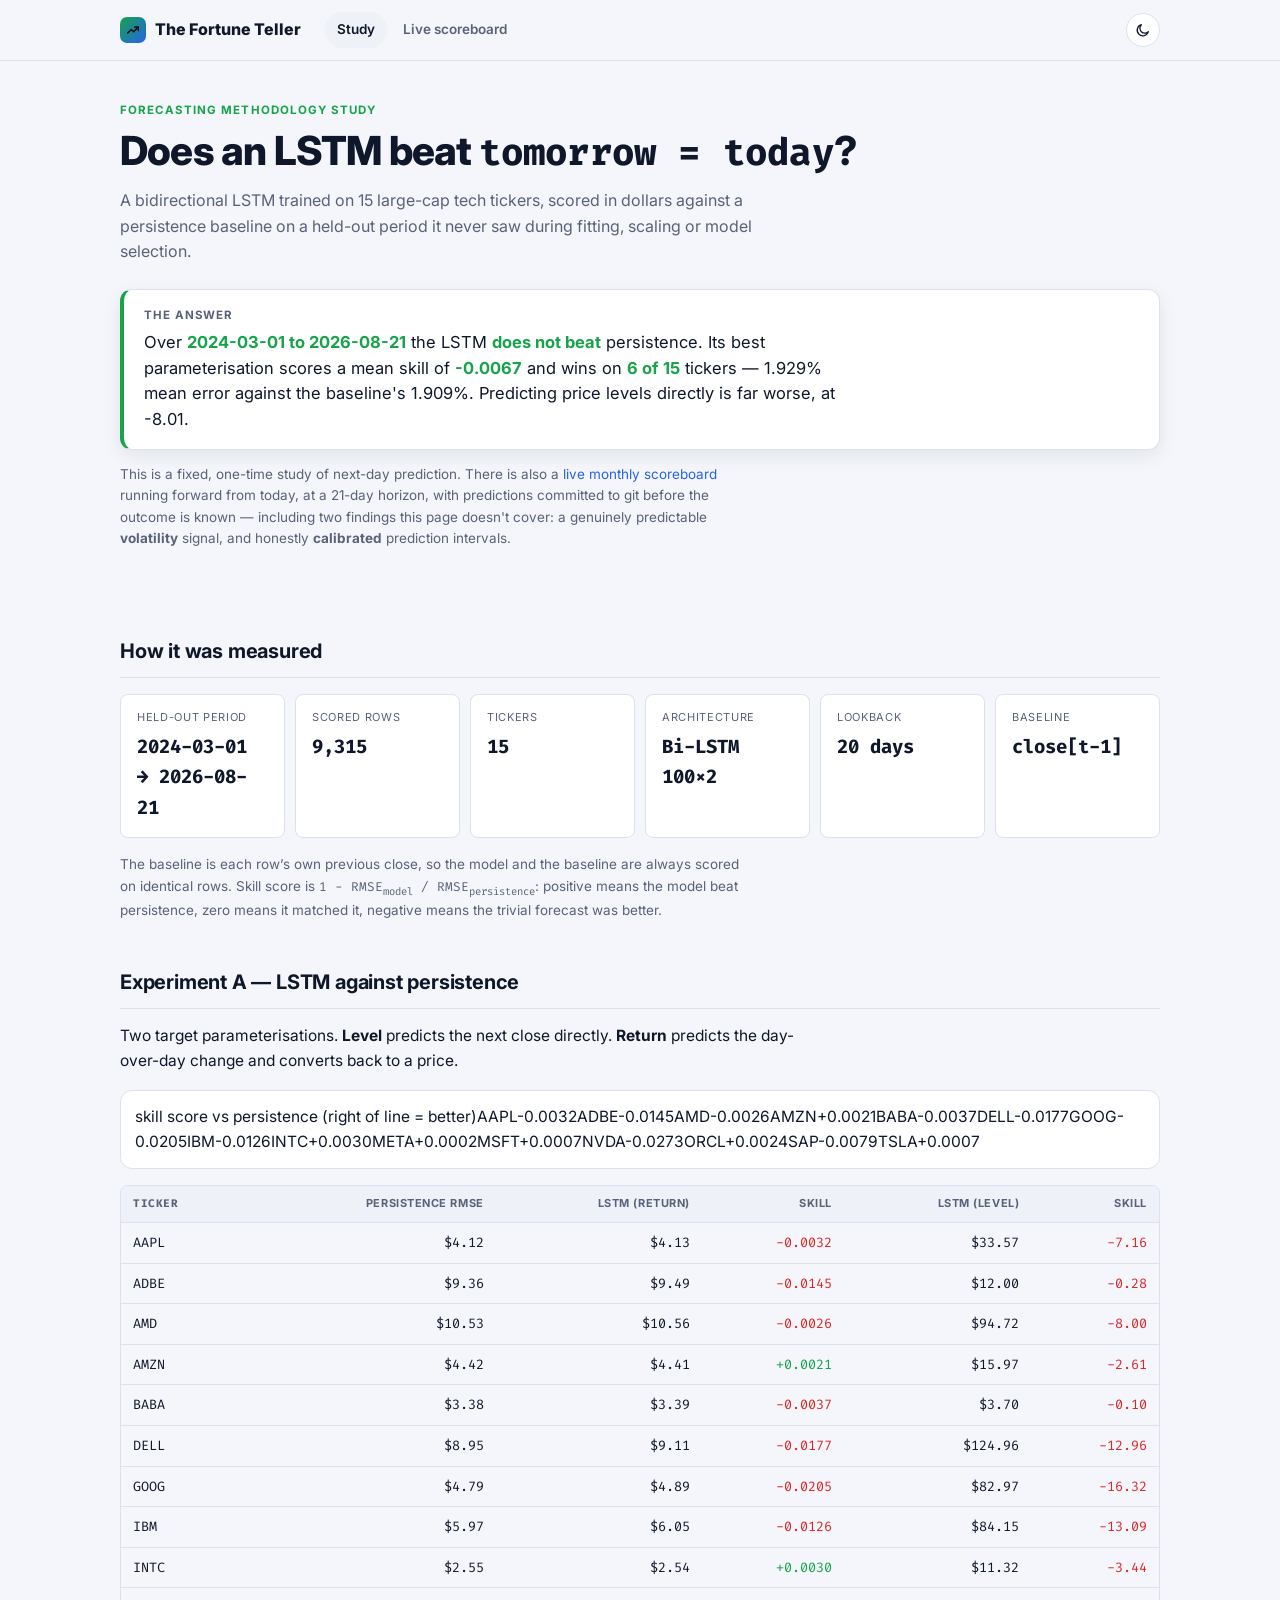
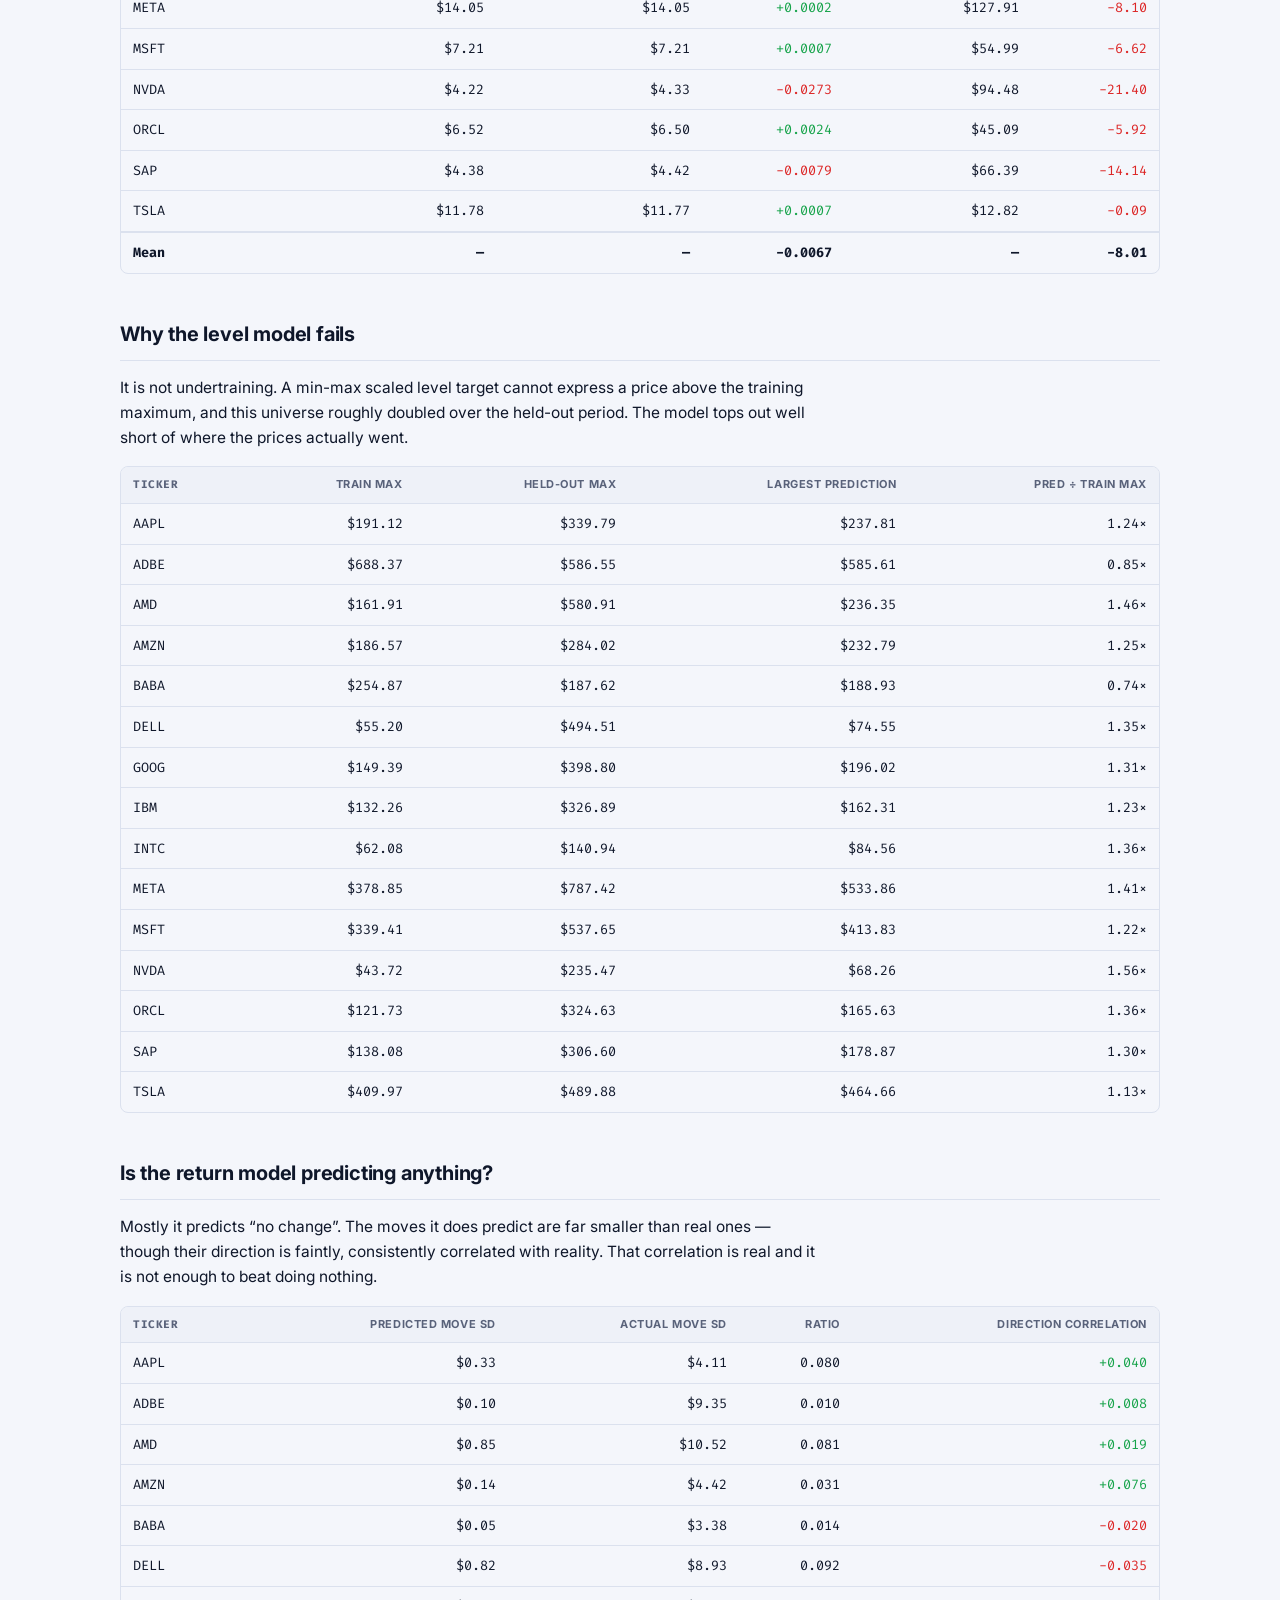
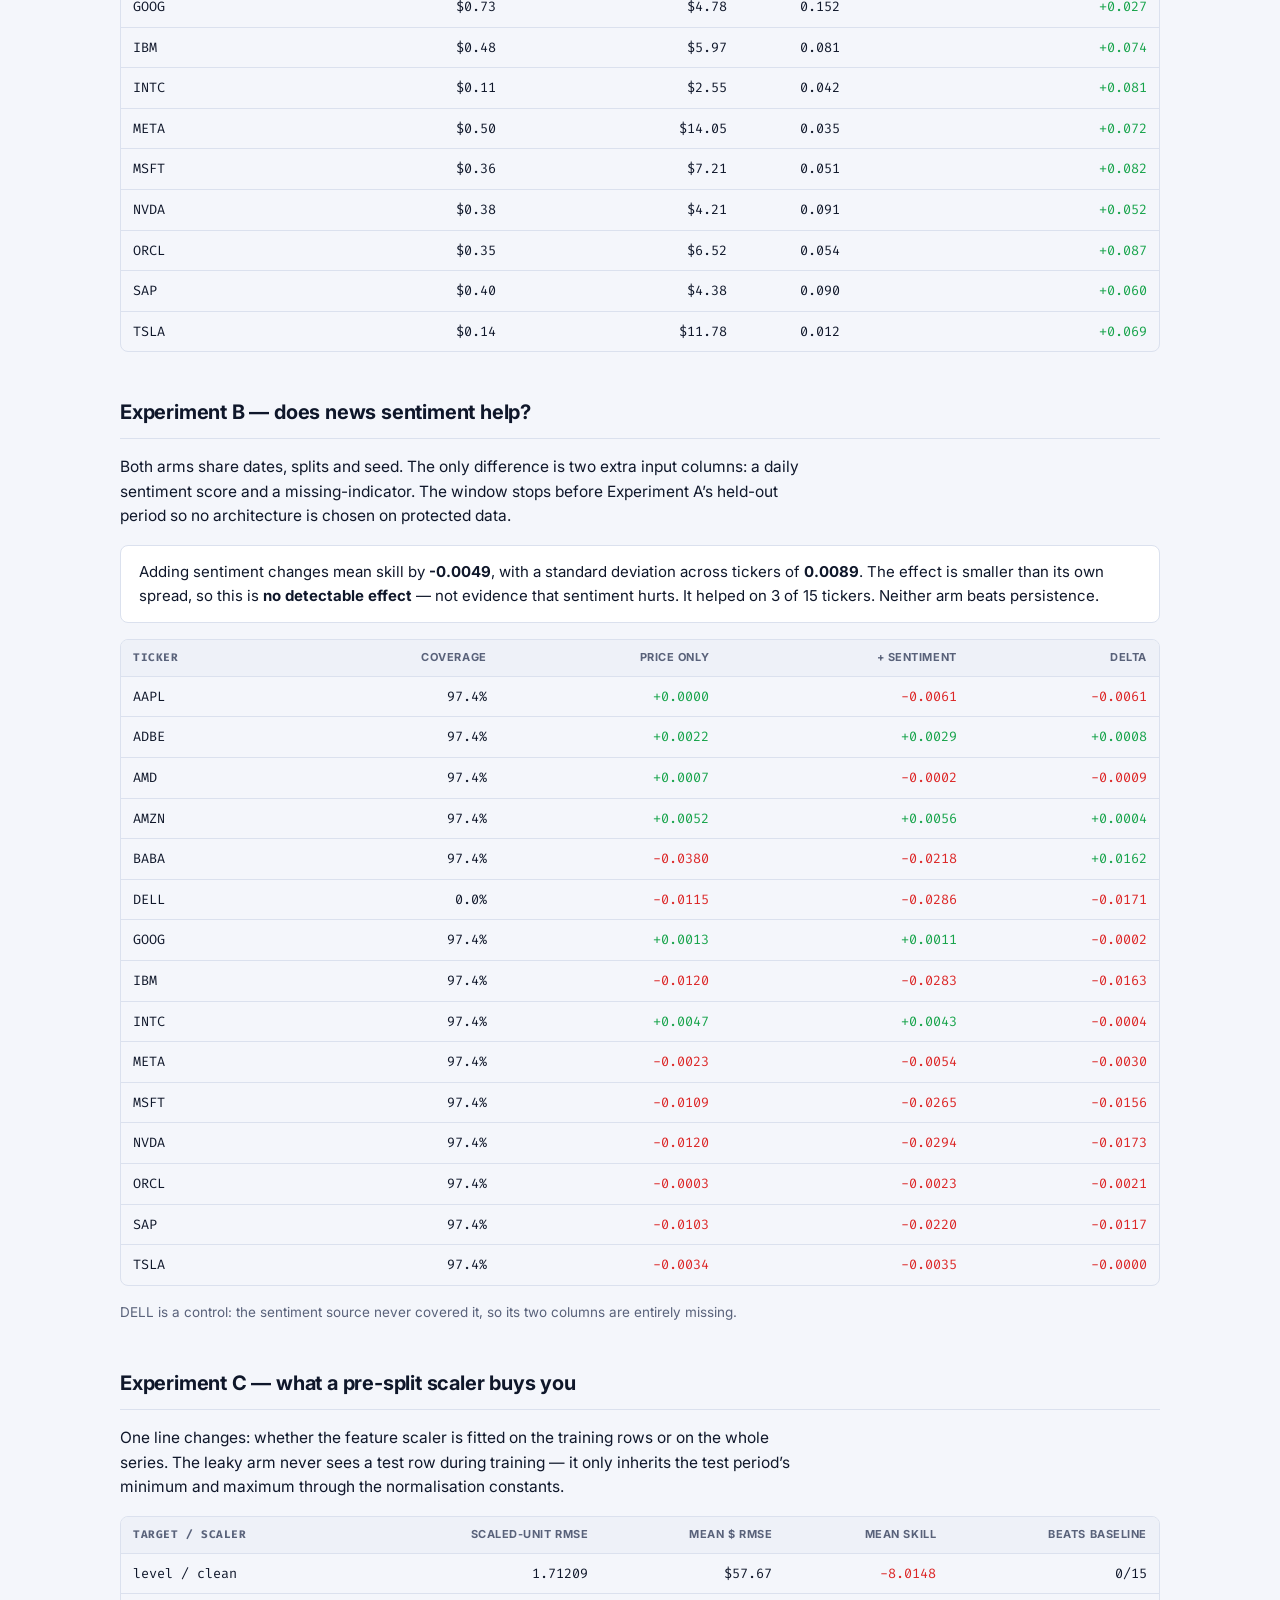
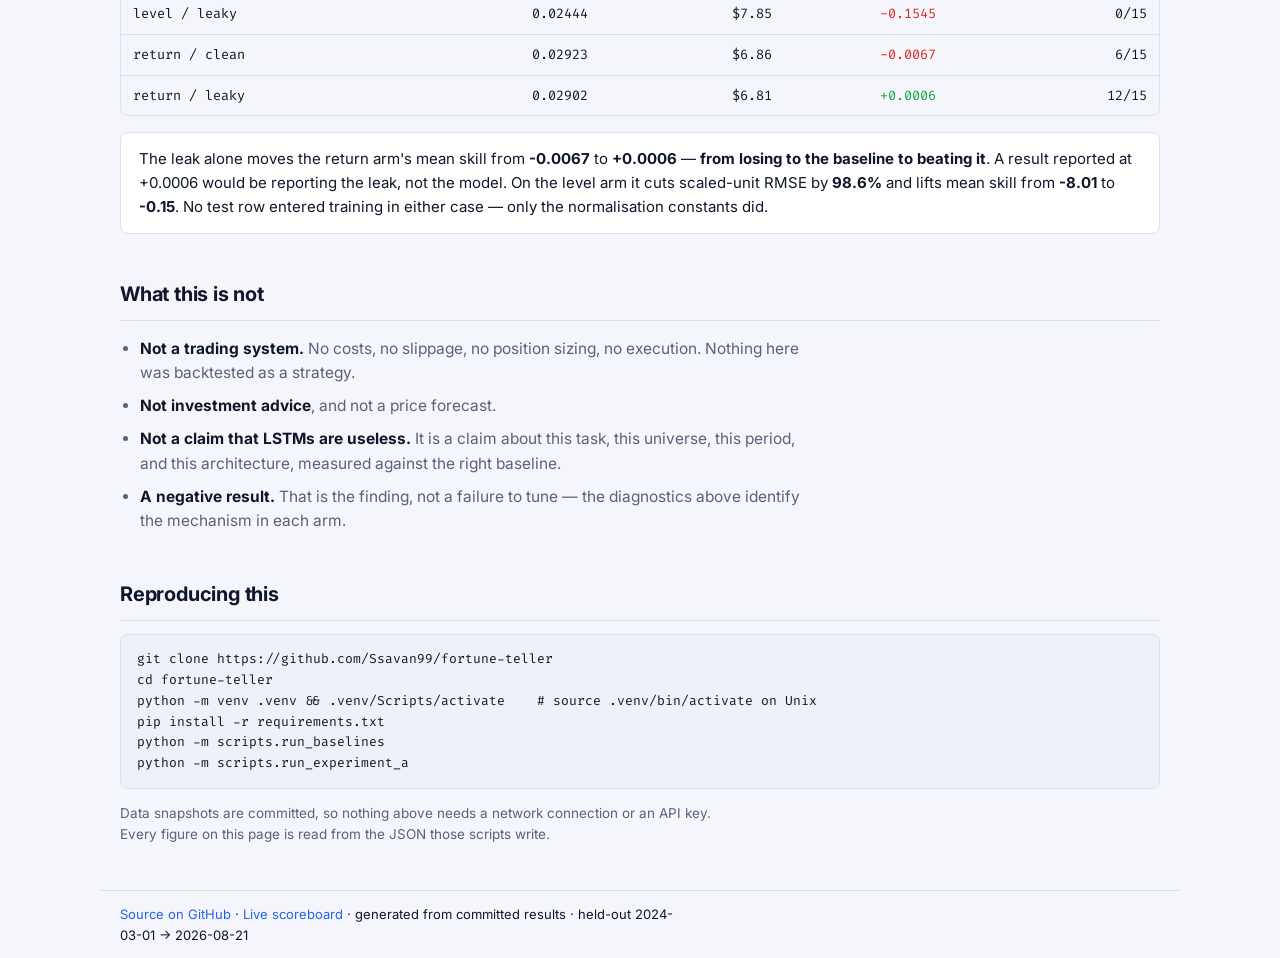
<file: docs/index.html>
<!doctype html>
<html lang="en">
<head>
<meta charset="utf-8">
<meta name="viewport" content="width=device-width, initial-scale=1">
<title>The Fortune Teller — LSTM vs persistence</title>
<meta name="description" content="Does an LSTM beat 'tomorrow's close = today's close'? Measured in dollars on 2.5 years of held-out data across 15 tickers.">
<script src="theme.js"></script>
<link rel="stylesheet" href="style.css">
</head>
<body>

<div class="topbar">
  <div class="topbar-inner">
    <a class="brand" href="index.html">
      <span class="brand-mark" aria-hidden="true">
        <svg width="14" height="14" viewBox="0 0 24 24" fill="none" stroke="currentColor" stroke-width="2.5" stroke-linecap="round" stroke-linejoin="round"><path d="M3 17l6-6 4 4 8-8"/><path d="M15 7h6v6"/></svg>
      </span>
      The Fortune Teller
    </a>
    <nav class="topnav" aria-label="Site">
      <a href="index.html" aria-current="page">Study</a>
      <a href="scoreboard.html">Live scoreboard</a>
    </nav>
    <button class="theme-toggle" id="theme-toggle" type="button" aria-label="Toggle theme"></button>
  </div>
</div>

<header class="hero">
  <div class="wrap">
    <p class="eyebrow">Forecasting methodology study</p>
    <h1>Does an LSTM beat <span class="mono">tomorrow&nbsp;=&nbsp;today</span>?</h1>
    <p class="lede">
      A bidirectional LSTM trained on 15 large-cap tech tickers, scored in dollars against a
      persistence baseline on a held-out period it never saw during fitting, scaling or model
      selection.
    </p>
    <div class="answer" id="answer">
      <p class="answer-label">The answer</p>
      <p class="answer-body" id="answer-body">Loading results…</p>
    </div>
    <p class="note cross-link">
      This is a fixed, one-time study of next-day prediction. There is also a
      <a href="scoreboard.html">live monthly scoreboard</a> running forward from today, at a
      21-day horizon, with predictions committed to git before the outcome is known — including
      two findings this page doesn't cover: a genuinely predictable <strong>volatility</strong>
      signal, and honestly <strong>calibrated</strong> prediction intervals.
    </p>
  </div>
</header>

<main class="wrap">

  <section>
    <h2>How it was measured</h2>
    <div class="grid" id="method"></div>
    <p class="note">
      The baseline is each row&rsquo;s own previous close, so the model and the baseline are
      always scored on identical rows. Skill score is
      <span class="mono">1 &minus; RMSE<sub>model</sub> / RMSE<sub>persistence</sub></span>:
      positive means the model beat persistence, zero means it matched it, negative means the
      trivial forecast was better.
    </p>
  </section>

  <section>
    <h2>Experiment A — LSTM against persistence</h2>
    <p>
      Two target parameterisations. <strong>Level</strong> predicts the next close directly.
      <strong>Return</strong> predicts the day-over-day change and converts back to a price.
    </p>
    <div id="chart-a" class="chart"></div>
    <div class="tablewrap"><table id="table-a"></table></div>
  </section>

  <section>
    <h2>Why the level model fails</h2>
    <p>
      It is not undertraining. A min-max scaled level target cannot express a price above the
      training maximum, and this universe roughly doubled over the held-out period. The model
      tops out well short of where the prices actually went.
    </p>
    <div class="tablewrap"><table id="table-range"></table></div>
  </section>

  <section>
    <h2>Is the return model predicting anything?</h2>
    <p>
      Mostly it predicts &ldquo;no change&rdquo;. The moves it does predict are far smaller
      than real ones — though their direction is faintly, consistently correlated with reality.
      That correlation is real and it is not enough to beat doing nothing.
    </p>
    <div class="tablewrap"><table id="table-moves"></table></div>
  </section>

  <section>
    <h2>Experiment B — does news sentiment help?</h2>
    <p>
      Both arms share dates, splits and seed. The only difference is two extra input columns:
      a daily sentiment score and a missing-indicator. The window stops before Experiment
      A&rsquo;s held-out period so no architecture is chosen on protected data.
    </p>
    <div class="callout" id="callout-b">Loading…</div>
    <div class="tablewrap"><table id="table-b"></table></div>
    <p class="note">
      DELL is a control: the sentiment source never covered it, so its two columns are
      entirely missing.
    </p>
  </section>

  <section>
    <h2>Experiment C — what a pre-split scaler buys you</h2>
    <p>
      One line changes: whether the feature scaler is fitted on the training rows or on the
      whole series. The leaky arm never sees a test row during training — it only inherits the
      test period&rsquo;s minimum and maximum through the normalisation constants.
    </p>
    <div class="tablewrap"><table id="table-c"></table></div>
    <div class="callout" id="callout-c">Loading…</div>
  </section>

  <section class="disclaimer">
    <h2>What this is not</h2>
    <ul>
      <li><strong>Not a trading system.</strong> No costs, no slippage, no position sizing, no
        execution. Nothing here was backtested as a strategy.</li>
      <li><strong>Not investment advice</strong>, and not a price forecast.</li>
      <li><strong>Not a claim that LSTMs are useless.</strong> It is a claim about this task,
        this universe, this period, and this architecture, measured against the right baseline.</li>
      <li><strong>A negative result.</strong> That is the finding, not a failure to tune —
        the diagnostics above identify the mechanism in each arm.</li>
    </ul>
  </section>

  <section>
    <h2>Reproducing this</h2>
<pre class="code">git clone https://github.com/Ssavan99/fortune-teller
cd fortune-teller
python -m venv .venv &amp;&amp; .venv/Scripts/activate    # source .venv/bin/activate on Unix
pip install -r requirements.txt
python -m scripts.run_baselines
python -m scripts.run_experiment_a</pre>
    <p class="note">
      Data snapshots are committed, so nothing above needs a network connection or an API key.
      Every figure on this page is read from the JSON those scripts write.
    </p>
  </section>

</main>

<footer class="wrap">
  <p>
    <a href="https://github.com/Ssavan99/fortune-teller">Source on GitHub</a>
    · <a href="scoreboard.html">Live scoreboard</a>
    · generated from committed results
    · <span id="footer-period"></span>
  </p>
</footer>

<script src="app.js"></script>
</body>
</html>
</file>
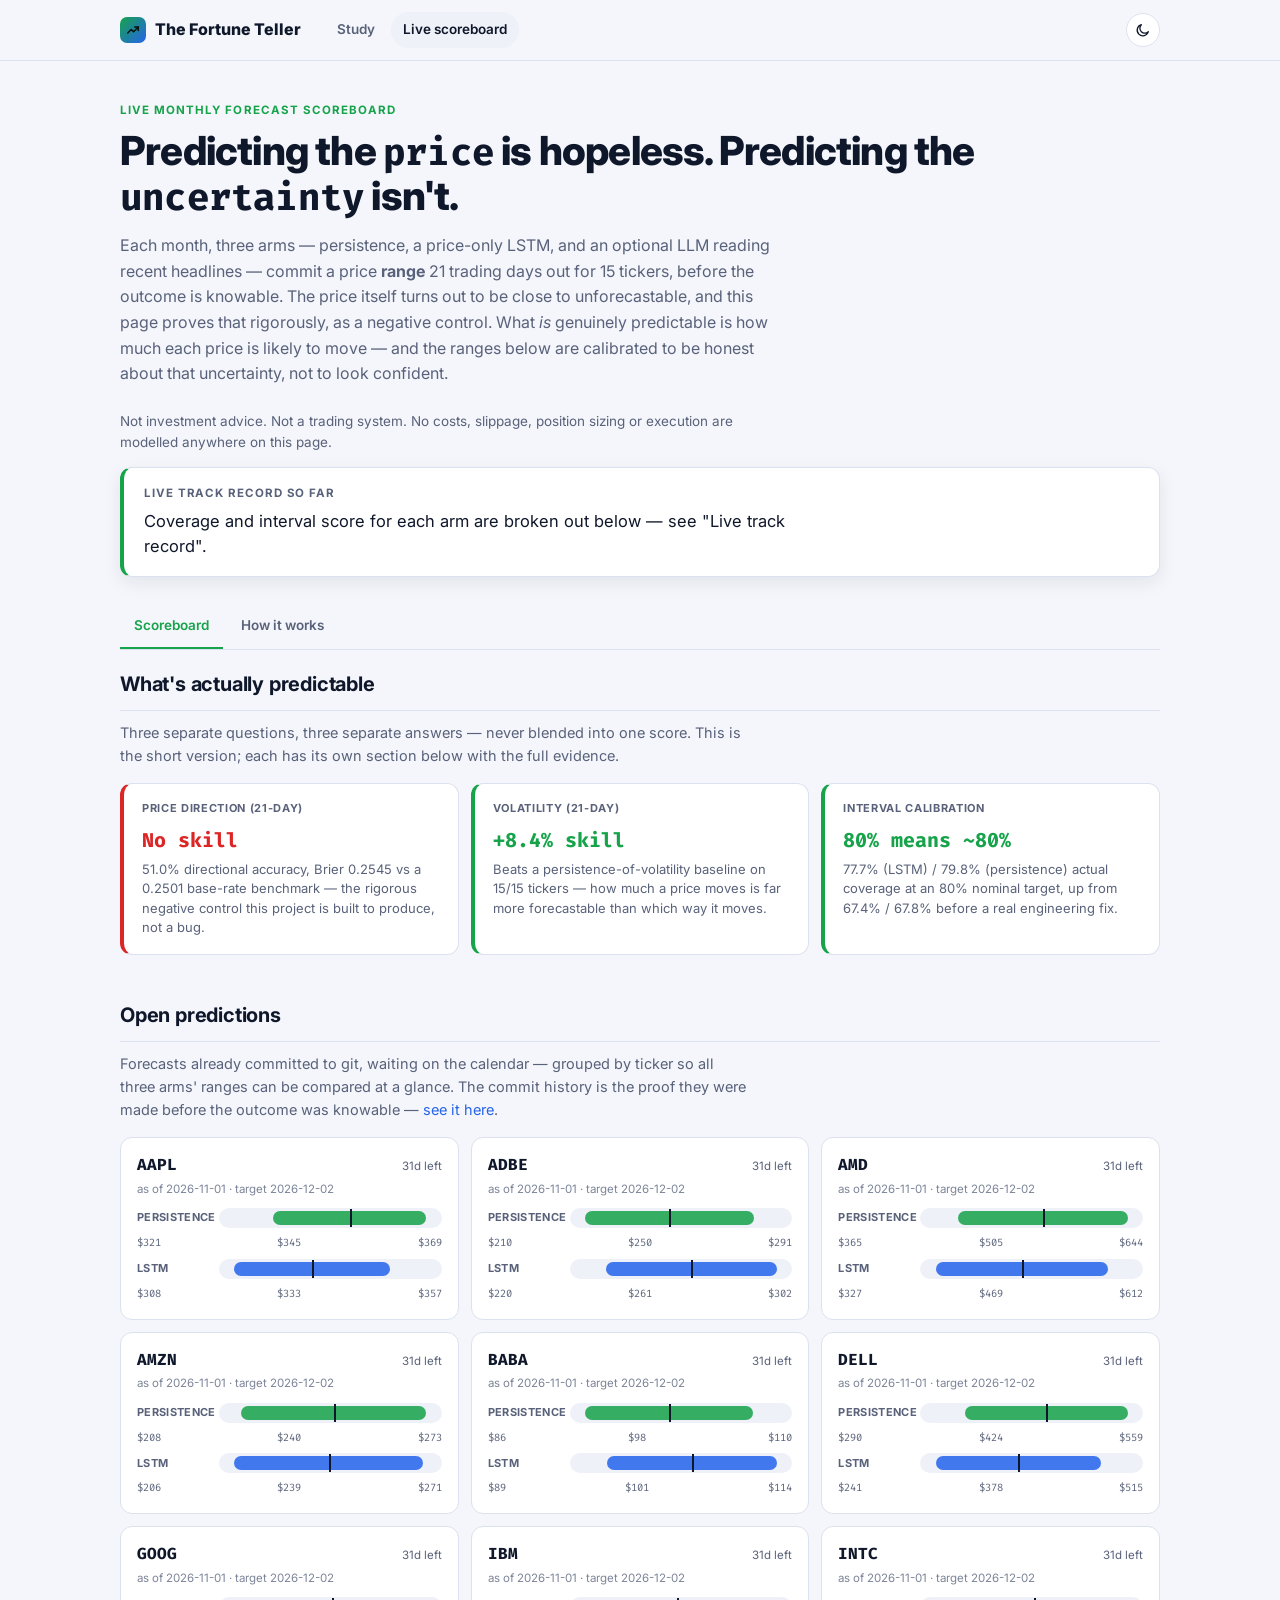
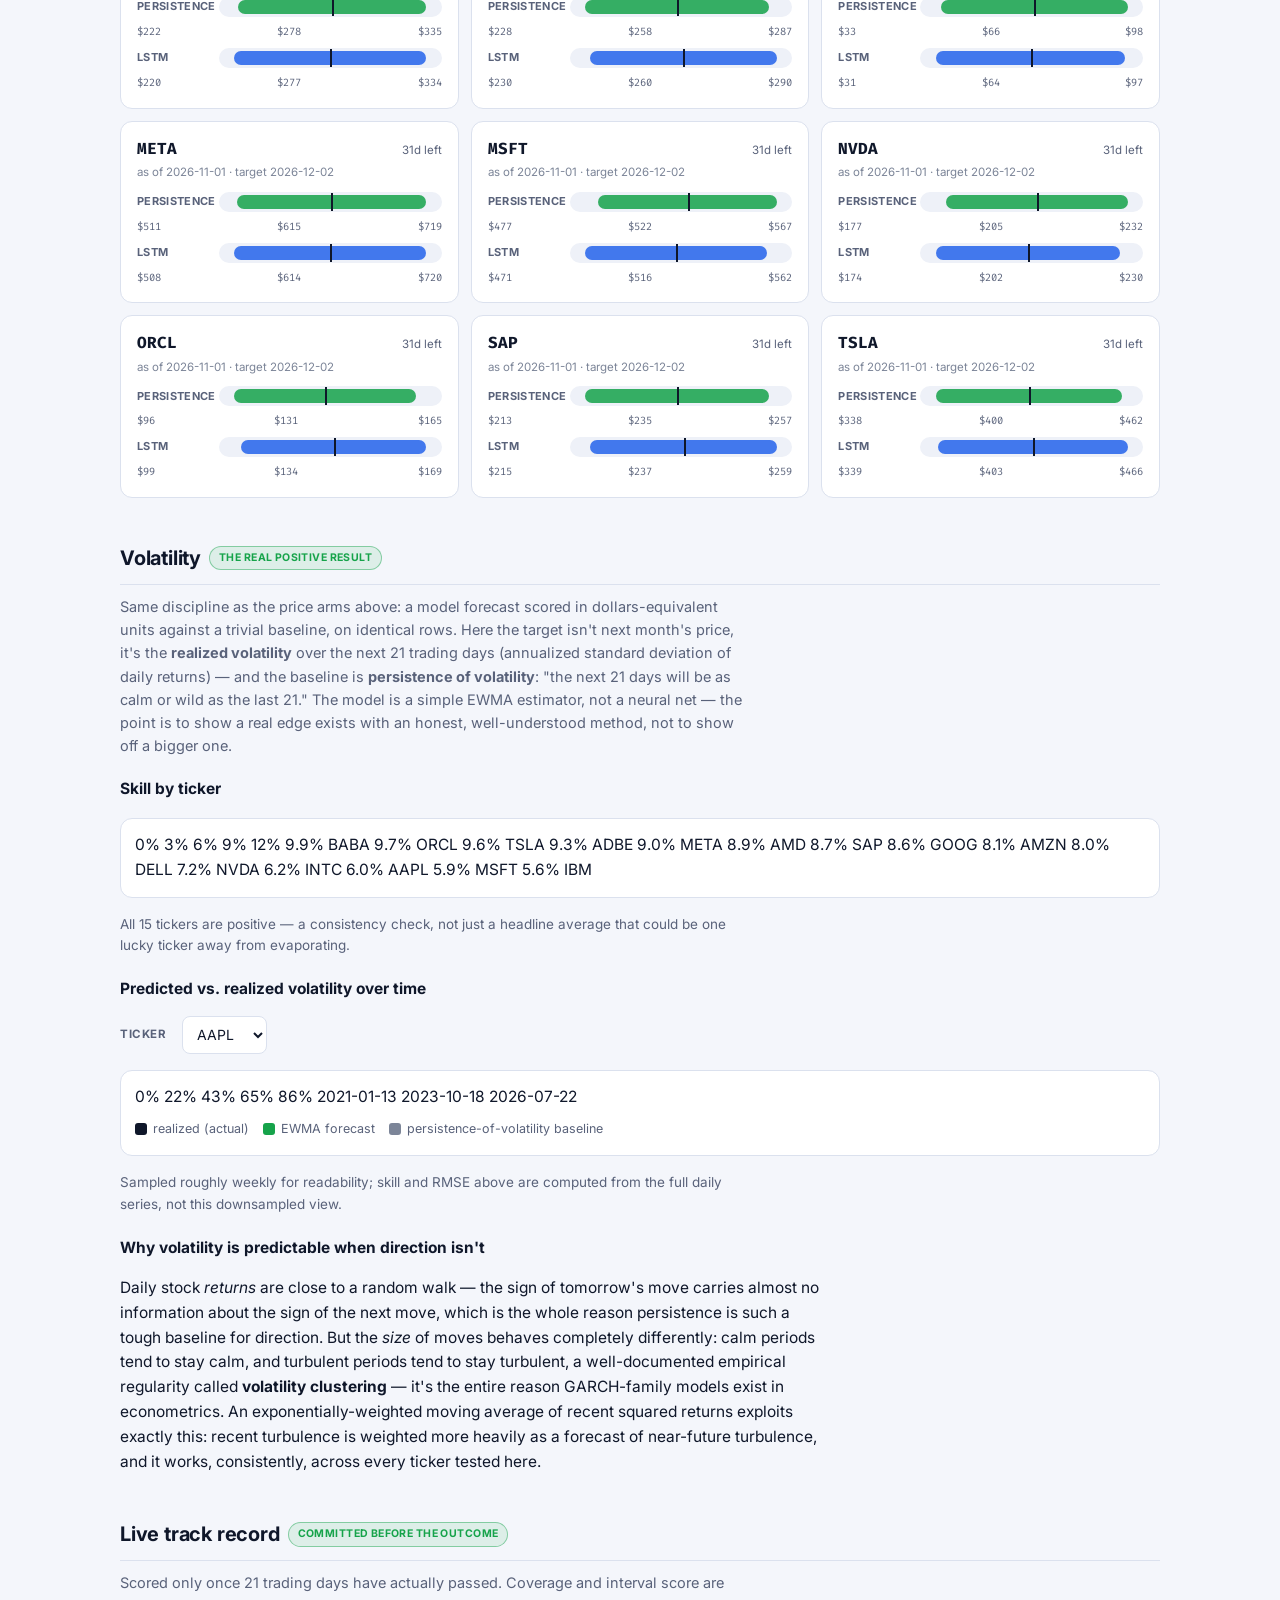
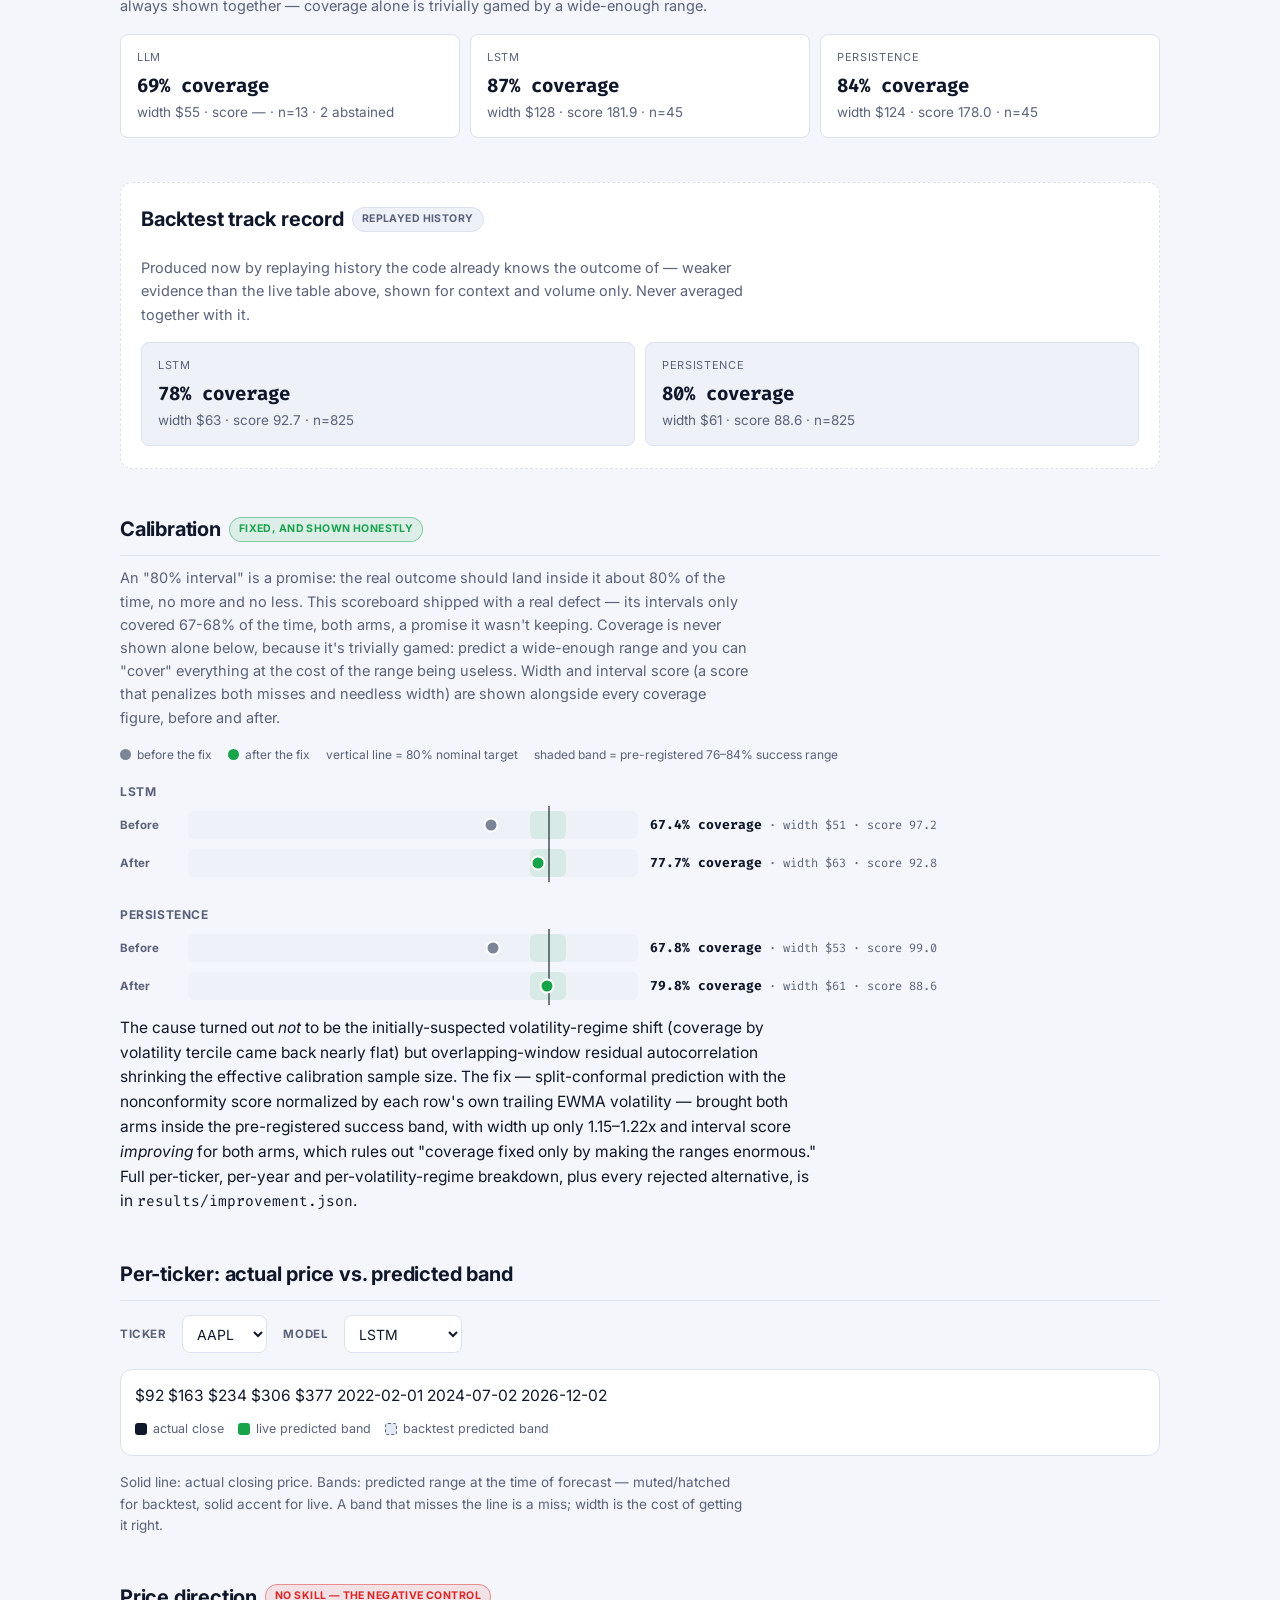
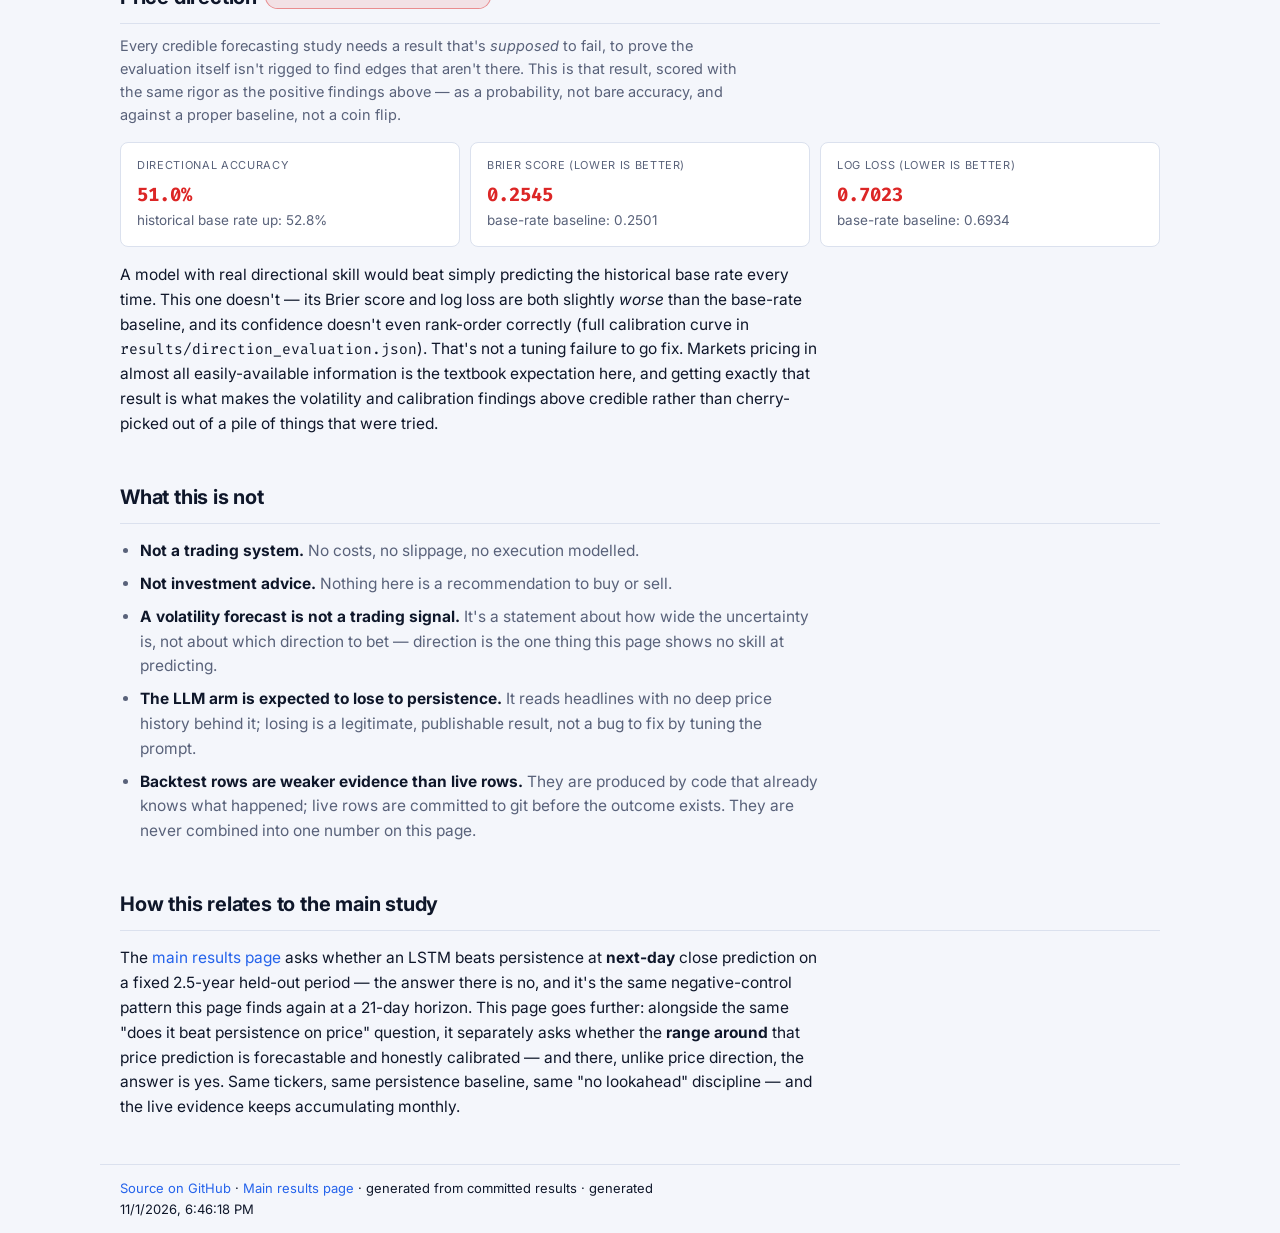
<file: docs/scoreboard.html>
<!doctype html>
<html lang="en">
<head>
<meta charset="utf-8">
<meta name="viewport" content="width=device-width, initial-scale=1">
<title>The Fortune Teller — Live Scoreboard</title>
<meta name="description" content="A public scoreboard of what's actually predictable in stock forecasting: price direction is a rigorous negative control, volatility is genuinely forecastable (+8.4% skill on 15/15 tickers), and the prediction intervals are honestly calibrated. Not advice, not a trading system.">
<script src="theme.js"></script>
<link rel="stylesheet" href="style.css">
</head>
<body>

<div class="topbar">
  <div class="topbar-inner">
    <a class="brand" href="index.html">
      <span class="brand-mark" aria-hidden="true">
        <svg width="14" height="14" viewBox="0 0 24 24" fill="none" stroke="currentColor" stroke-width="2.5" stroke-linecap="round" stroke-linejoin="round"><path d="M3 17l6-6 4 4 8-8"/><path d="M15 7h6v6"/></svg>
      </span>
      The Fortune Teller
    </a>
    <nav class="topnav" aria-label="Site">
      <a href="index.html">Study</a>
      <a href="scoreboard.html" aria-current="page">Live scoreboard</a>
    </nav>
    <button class="theme-toggle" id="theme-toggle" type="button" aria-label="Toggle theme"></button>
  </div>
</div>

<header class="hero">
  <div class="wrap">
    <p class="eyebrow">Live monthly forecast scoreboard</p>
    <h1>Predicting the <span class="mono">price</span> is hopeless. Predicting the <span class="mono">uncertainty</span> isn't.</h1>
    <p class="lede">
      Each month, three arms — persistence, a price-only LSTM, and an optional LLM reading
      recent headlines — commit a price <strong>range</strong> 21 trading days out for 15
      tickers, before the outcome is knowable. The price itself turns out to be close to
      unforecastable, and this page proves that rigorously, as a negative control. What
      <em>is</em> genuinely predictable is how much each price is likely to move — and the
      ranges below are calibrated to be honest about that uncertainty, not to look confident.
    </p>
    <p class="note cross-link">
      Not investment advice. Not a trading system. No costs, slippage, position sizing or
      execution are modelled anywhere on this page.
    </p>
    <div class="answer" id="answer">
      <p class="answer-label">Live track record so far</p>
      <p class="answer-body" id="answer-body">Loading…</p>
    </div>
  </div>
</header>

<main class="wrap">

  <div class="tabs" role="tablist" aria-label="Scoreboard sections">
    <button class="tab-btn" id="tab-btn-scoreboard" role="tab" aria-selected="true" aria-controls="tab-scoreboard" type="button">Scoreboard</button>
    <button class="tab-btn" id="tab-btn-how" role="tab" aria-selected="false" aria-controls="tab-how" type="button">How it works</button>
  </div>

  <div class="tab-panel active" id="tab-scoreboard" role="tabpanel" aria-labelledby="tab-btn-scoreboard">

    <section id="findings-summary" class="section-first">
      <h2>What's actually predictable</h2>
      <p class="section-intro">
        Three separate questions, three separate answers — never blended into one score. This
        is the short version; each has its own section below with the full evidence.
      </p>
      <div class="finding-cards" id="findings-cards"></div>
    </section>

    <section id="open-predictions">
      <h2>Open predictions</h2>
      <p class="section-intro">
        Forecasts already committed to git, waiting on the calendar — grouped by ticker so all
        three arms' ranges can be compared at a glance. The commit history is the proof they
        were made before the outcome was knowable —
        <a id="commit-history-link" href="https://github.com/Ssavan99/fortune-teller/commits/main/results/scoreboard_live.json" target="_blank" rel="noopener">see it here</a>.
      </p>
      <div class="ticker-grid" id="ticker-grid"></div>
    </section>

    <section id="volatility">
      <h2>Volatility <span class="badge badge-good">the real positive result</span></h2>
      <p class="section-intro">
        Same discipline as the price arms above: a model forecast scored in dollars-equivalent
        units against a trivial baseline, on identical rows. Here the target isn't next
        month's price, it's the <strong>realized volatility</strong> over the next 21 trading
        days (annualized standard deviation of daily returns) — and the baseline is
        <strong>persistence of volatility</strong>: "the next 21 days will be as calm or wild
        as the last 21." The model is a simple EWMA estimator, not a neural net — the point is
        to show a real edge exists with an honest, well-understood method, not to show off a
        bigger one.
      </p>

      <h3>Skill by ticker</h3>
      <div id="chart-vol-skill" class="chart"></div>
      <p class="note">
        All 15 tickers are positive — a consistency check, not just a headline average that
        could be one lucky ticker away from evaporating.
      </p>

      <h3>Predicted vs. realized volatility over time</h3>
      <div class="chart-controls">
        <label for="vol-ticker-select">Ticker</label>
        <select id="vol-ticker-select"></select>
      </div>
      <div id="chart-vol-series" class="chart"></div>
      <p class="note">
        Sampled roughly weekly for readability; skill and RMSE above are computed from the full
        daily series, not this downsampled view.
      </p>

      <h3>Why volatility is predictable when direction isn't</h3>
      <p>
        Daily stock <em>returns</em> are close to a random walk — the sign of tomorrow's move
        carries almost no information about the sign of the next move, which is the whole
        reason persistence is such a tough baseline for direction. But the <em>size</em> of
        moves behaves completely differently: calm periods tend to stay calm, and turbulent
        periods tend to stay turbulent, a well-documented empirical regularity called
        <strong>volatility clustering</strong> — it's the entire reason GARCH-family models
        exist in econometrics. An exponentially-weighted moving average of recent squared
        returns exploits exactly this: recent turbulence is weighted more heavily as a forecast
        of near-future turbulence, and it works, consistently, across every ticker tested here.
      </p>
    </section>

    <section id="live-track-record">
      <h2>Live track record <span class="badge badge-live">committed before the outcome</span></h2>
      <p class="section-intro">
        Scored only once 21 trading days have actually passed. Coverage and interval score are
        always shown together — coverage alone is trivially gamed by a wide-enough range.
      </p>
      <div class="grid" id="live-summary"></div>
    </section>

    <section id="backtest-track-record" class="muted-panel">
      <h2>Backtest track record <span class="badge badge-backtest">replayed history</span></h2>
      <p class="section-intro">
        Produced now by replaying history the code already knows the outcome of — weaker
        evidence than the live table above, shown for context and volume only. Never averaged
        together with it.
      </p>
      <div class="grid" id="backtest-summary"></div>
    </section>

    <section id="calibration">
      <h2>Calibration <span class="badge badge-good">fixed, and shown honestly</span></h2>
      <p class="section-intro">
        An "80% interval" is a promise: the real outcome should land inside it about 80% of the
        time, no more and no less. This scoreboard shipped with a real defect — its intervals
        only covered 67-68% of the time, both arms, a promise it wasn't keeping. Coverage is
        never shown alone below, because it's trivially gamed: predict a wide-enough range and
        you can "cover" everything at the cost of the range being useless. Width and interval
        score (a score that penalizes both misses and needless width) are shown alongside every
        coverage figure, before and after.
      </p>

      <div class="calib-legend">
        <span><span class="swatch" style="background:var(--muted-2)"></span>before the fix</span>
        <span><span class="swatch" style="background:var(--accent)"></span>after the fix</span>
        <span>vertical line = 80% nominal target</span>
        <span>shaded band = pre-registered 76–84% success range</span>
      </div>
      <div id="calibration-rows"></div>

      <p>
        The cause turned out <em>not</em> to be the initially-suspected volatility-regime shift
        (coverage by volatility tercile came back nearly flat) but overlapping-window residual
        autocorrelation shrinking the effective calibration sample size. The fix — split-conformal
        prediction with the nonconformity score normalized by each row's own trailing EWMA
        volatility — brought both arms inside the pre-registered success band, with width up
        only 1.15–1.22x and interval score <em>improving</em> for both arms, which rules out
        "coverage fixed only by making the ranges enormous." Full per-ticker, per-year and
        per-volatility-regime breakdown, plus every rejected alternative, is in
        <code class="mono">results/improvement.json</code>.
      </p>
    </section>

    <section id="per-ticker-chart">
      <h2>Per-ticker: actual price vs. predicted band</h2>
      <div class="chart-controls">
        <label for="ticker-select">Ticker</label>
        <select id="ticker-select"></select>
        <label for="model-select">Model</label>
        <select id="model-select"></select>
      </div>
      <div id="chart-ticker" class="chart"></div>
      <p class="note">
        Solid line: actual closing price. Bands: predicted range at the time of forecast —
        muted/hatched for backtest, solid accent for live. A band that misses the line is a
        miss; width is the cost of getting it right.
      </p>
    </section>

    <section id="negative-control">
      <h2>Price direction <span class="badge badge-bad">no skill — the negative control</span></h2>
      <p class="section-intro">
        Every credible forecasting study needs a result that's <em>supposed</em> to fail, to
        prove the evaluation itself isn't rigged to find edges that aren't there. This is that
        result, scored with the same rigor as the positive findings above — as a probability,
        not bare accuracy, and against a proper baseline, not a coin flip.
      </p>
      <div class="grid" id="negative-control-cards"></div>
      <p>
        A model with real directional skill would beat simply predicting the historical base
        rate every time. This one doesn't — its Brier score and log loss are both slightly
        <em>worse</em> than the base-rate baseline, and its confidence doesn't even rank-order
        correctly (full calibration curve in <code class="mono">results/direction_evaluation.json</code>).
        That's not a tuning failure to go fix. Markets pricing in almost all easily-available
        information is the textbook expectation here, and getting exactly that result is what
        makes the volatility and calibration findings above credible rather than cherry-picked
        out of a pile of things that were tried.
      </p>
    </section>

    <section class="disclaimer">
      <h2>What this is not</h2>
      <ul>
        <li><strong>Not a trading system.</strong> No costs, no slippage, no execution modelled.</li>
        <li><strong>Not investment advice.</strong> Nothing here is a recommendation to buy or sell.</li>
        <li><strong>A volatility forecast is not a trading signal.</strong> It's a statement
          about how wide the uncertainty is, not about which direction to bet — direction is
          the one thing this page shows no skill at predicting.</li>
        <li><strong>The LLM arm is expected to lose to persistence.</strong> It reads headlines
          with no deep price history behind it; losing is a legitimate, publishable result, not
          a bug to fix by tuning the prompt.</li>
        <li><strong>Backtest rows are weaker evidence than live rows.</strong> They are produced
          by code that already knows what happened; live rows are committed to git before the
          outcome exists. They are never combined into one number on this page.</li>
      </ul>
    </section>

    <section>
      <h2>How this relates to the main study</h2>
      <p>
        The <a href="index.html">main results page</a> asks whether an LSTM beats persistence at
        <strong>next-day</strong> close prediction on a fixed 2.5-year held-out period — the
        answer there is no, and it's the same negative-control pattern this page finds again at
        a 21-day horizon. This page goes further: alongside the same "does it beat persistence
        on price" question, it separately asks whether the <strong>range around</strong> that
        price prediction is forecastable and honestly calibrated — and there, unlike price
        direction, the answer is yes. Same tickers, same persistence baseline, same "no
        lookahead" discipline — and the live evidence keeps accumulating monthly.
      </p>
    </section>

  </div>

  <div class="tab-panel" id="tab-how" role="tabpanel" aria-labelledby="tab-btn-how">

    <section class="section-first">
      <h2>How this actually works</h2>
      <p class="section-intro">
        Written for a reader who is comfortable with the idea of a stock price but hasn't
        necessarily trained a model. No step is skipped for being "obvious."
      </p>

      <div class="hiw-block">
        <h3>1. The data pipeline</h3>
        <p>
          Every month, on the 1st, a scheduled job pulls fresh daily open/high/low/close/volume
          bars for 15 large-cap tech tickers (prices are split- and dividend-adjusted, so a 4:1
          stock split doesn't look like a 75% crash to the model). It scores last month's
          predictions against what actually happened, trains a fresh model on everything known
          up to today, predicts a price range 21 trading days out, and commits both the scoring
          and the new prediction to git — <strong>before</strong> anyone, including the code
          itself, knows what will actually happen.
        </p>
      </div>

      <div class="hiw-block">
        <h3>2. What persistence is, and why it's a serious baseline</h3>
        <p>
          <strong>Persistence</strong> means "tomorrow's price is today's price" — or here,
          "the price 21 days from now is the price today." It sounds too dumb to beat, which is
          exactly why it's dangerous to ignore: daily stock returns are close to a random walk,
          meaning the best single-point guess for a future price is very nearly today's price.
          Decades of published finance and forecasting research keep re-finding this. A model
          has to clear this bar, not a coin flip — and on this page, most of the time, it
          doesn't.
        </p>
      </div>

      <div class="hiw-block">
        <h3>3. What an LSTM is, and why it's used here</h3>
        <p>
          An LSTM (Long Short-Term Memory network) is a type of neural network built to find
          patterns in sequences — a natural fit for a window of the last 20 trading days' prices
          and volumes. This project uses a <em>bidirectional</em> LSTM: it reads the window
          forwards and backwards internally, which helps it use the whole window rather than
          just the most recent day, but it still only ever sees days strictly before the day
          it's predicting — the model architecture doesn't create lookahead, and a dedicated
          test (<code class="mono">test_as_of_boundary_holds</code>) checks that no leak exists
          in the surrounding code either.
        </p>
      </div>

      <div class="hiw-block">
        <h3>4. Prediction intervals, and what "coverage" means</h3>
        <p>
          Instead of a single number ("$142.30"), each arm predicts a <strong>range</strong>
          ("$135–$150") at a stated confidence level, here 80%. <strong>Coverage</strong> is the
          fraction of the time the real outcome actually landed inside the predicted range — it
          should be close to 80% for an 80% interval that's telling the truth about its own
          uncertainty. Coverage alone can be gamed trivially (predict $0–$100,000 and you'll
          "cover" everything), which is why this page always reports the
          <strong>interval score</strong> alongside it — a score that penalizes width as well as
          misses, so a wide, lazy interval scores worse than a tight, honest one even at equal
          coverage.
        </p>
      </div>

      <div class="hiw-block">
        <h3>5. Conformal calibration — how the ranges are actually built</h3>
        <p>
          The ranges aren't guessed. Each month, the model's own prediction errors on recent,
          known data are measured, and a <strong>split-conformal</strong> procedure turns that
          error distribution into a range with a real statistical coverage guarantee — not just
          "the model's confidence," which neural networks are notoriously bad at reporting
          honestly. The range width is further scaled by each ticker's own recent volatility
          (how much it's been moving lately), so a historically calm stock gets a tighter range
          than a historically turbulent one, for the same nominal confidence level.
        </p>
      </div>

      <div class="hiw-block">
        <h3>6. The LLM arm</h3>
        <p>
          An optional third arm gives a large language model the last 60 closing prices and up
          to 10 recent headlines, and asks it for a price range in strict JSON. If the reply is
          malformed, refuses to answer, or gives a range where the low is above the high, that
          counts as an <strong>abstention</strong> — recorded honestly as "no prediction," never
          smoothed into a fabricated number. This arm only runs live: the free news source used
          here has no deep archive, so there's no honest way to backtest it against history it
          could never have actually read at the time.
        </p>
      </div>

      <div class="hiw-block">
        <h3>7. Why backtest and live never mix</h3>
        <p>
          A <strong>backtest</strong> row is produced today, by code that already knows what
          happened — it's a replay, useful for volume and context, but it can't prove the model
          wasn't shaped (even unconsciously) by knowing the answer. A <strong>live</strong> row
          is committed to git before the outcome exists — the commit timestamp itself is
          tamper-evident proof it was made in advance. Averaging the two into one headline number
          would quietly launder the weaker evidence into the stronger claim, so this project
          keeps them in separate tables, separate totals, everywhere, enforced by an automated
          test that fails the build if they're ever combined.
        </p>
      </div>

      <div class="hiw-block">
        <h3>8. The honest finding</h3>
        <p>
          On the fixed next-day study, the LSTM does not beat persistence. On this live
          scoreboard, the same pattern holds at the 21-day horizon, scored properly as a
          probability, not bare accuracy — Brier score and log loss both come out slightly
          worse than a base-rate baseline. That is not a failure of this project; it is the
          finding, and it is what makes the two results below credible rather than
          cherry-picked.
        </p>
      </div>

      <div class="hiw-block">
        <h3>9. What's actually predictable</h3>
        <p>
          Two things came out of the same evaluation discipline applied to price direction, but
          landed on the opposite side of zero. <strong>Volatility</strong> — how much a price
          moves over the next 21 days — beats a persistence-of-volatility baseline by 8.4% on
          every one of 15 tickers, using nothing fancier than an exponentially-weighted moving
          average of recent squared returns; see the "Volatility" section above for the
          per-ticker breakdown and why volatility clustering makes this possible even though
          direction is unpredictable. And the prediction <strong>intervals</strong> themselves
          were miscalibrated (67-68% actual coverage against an 80% target) until a
          split-conformal fix, scaled by each ticker's own recent volatility, brought both arms
          to 77.7-79.8% — see "Calibration" above. Neither result claims the price is
          forecastable. Both are honest, checkable claims about the shape of the uncertainty
          around it. Full detail on every variant tried, kept or rejected, is in the main
          study's README and <code class="mono">results/improvement.json</code>.
        </p>
      </div>
    </section>

  </div>

</main>

<footer class="wrap">
  <p>
    <a href="https://github.com/Ssavan99/fortune-teller">Source on GitHub</a>
    · <a href="index.html">Main results page</a>
    · generated from committed results
    · <span id="footer-generated"></span>
  </p>
</footer>

<script src="scoreboard.js"></script>
</body>
</html>
</file>
<file: docs/style.css>
@import url('https://fonts.googleapis.com/css2?family=Fira+Code:wght@400;500;600;700&family=Inter:wght@400;500;600;700;800&display=swap');

/* ---------------------------------------------------------------------------
   Tokens. Dark-first: the bare :root values ARE the dark palette. A system
   light preference overrides them unless an explicit [data-theme] is set,
   and an explicit [data-theme] always wins over everything. See theme.js.
--------------------------------------------------------------------------- */
:root {
  --bg: #020617;
  --surface: #0e1223;
  --surface-2: #171c30;
  --surface-3: #222a42;
  --text: #f8fafc;
  --muted: #94a3b8;
  --muted-2: #64748b;
  --line: #2a3350;
  --accent: #22c55e;
  --accent-soft: rgba(34, 197, 94, 0.14);
  --bad: #f87171;
  --bad-soft: rgba(248, 113, 113, 0.14);
  --warn: #f59e0b;
  --warn-soft: rgba(245, 158, 11, 0.14);
  --blue: #60a5fa;
  --blue-soft: rgba(96, 165, 250, 0.14);
  --shadow: 0 8px 24px rgba(0, 0, 0, 0.35);
  --mono: "Fira Code", ui-monospace, SFMono-Regular, "SF Mono", Menlo, Consolas, monospace;
  --sans: "Inter", -apple-system, BlinkMacSystemFont, "Segoe UI", Roboto, Helvetica, Arial, sans-serif;
  --radius: 12px;
  --radius-sm: 8px;
  color-scheme: dark;
}

@media (prefers-color-scheme: light) {
  :root:not([data-theme="dark"]) {
    --bg: #f4f6fb;
    --surface: #ffffff;
    --surface-2: #eef1f8;
    --surface-3: #e2e8f4;
    --text: #0f172a;
    --muted: #59627a;
    --muted-2: #7c8598;
    --line: #dbe1ee;
    --accent: #16a34a;
    --accent-soft: rgba(22, 163, 74, 0.1);
    --bad: #dc2626;
    --bad-soft: rgba(220, 38, 38, 0.1);
    --warn: #b45309;
    --warn-soft: rgba(180, 83, 9, 0.1);
    --blue: #2563eb;
    --blue-soft: rgba(37, 99, 235, 0.1);
    --shadow: 0 6px 18px rgba(15, 23, 42, 0.08);
    color-scheme: light;
  }
}

:root[data-theme="light"] {
  --bg: #f4f6fb;
  --surface: #ffffff;
  --surface-2: #eef1f8;
  --surface-3: #e2e8f4;
  --text: #0f172a;
  --muted: #59627a;
  --muted-2: #7c8598;
  --line: #dbe1ee;
  --accent: #16a34a;
  --accent-soft: rgba(22, 163, 74, 0.1);
  --bad: #dc2626;
  --bad-soft: rgba(220, 38, 38, 0.1);
  --warn: #b45309;
  --warn-soft: rgba(180, 83, 9, 0.1);
  --blue: #2563eb;
  --blue-soft: rgba(37, 99, 235, 0.1);
  --shadow: 0 6px 18px rgba(15, 23, 42, 0.08);
  color-scheme: light;
}

:root[data-theme="dark"] {
  --bg: #020617;
  --surface: #0e1223;
  --surface-2: #171c30;
  --surface-3: #222a42;
  --text: #f8fafc;
  --muted: #94a3b8;
  --muted-2: #64748b;
  --line: #2a3350;
  --accent: #22c55e;
  --accent-soft: rgba(34, 197, 94, 0.14);
  --bad: #f87171;
  --bad-soft: rgba(248, 113, 113, 0.14);
  --warn: #f59e0b;
  --warn-soft: rgba(245, 158, 11, 0.14);
  --blue: #60a5fa;
  --blue-soft: rgba(96, 165, 250, 0.14);
  --shadow: 0 8px 24px rgba(0, 0, 0, 0.35);
  color-scheme: dark;
}

* { box-sizing: border-box; }

html {
  -webkit-text-size-adjust: 100%;
  /* Giving html its own explicit background avoids the CSS root-background-propagation rule
     (when html has no background, body's background paints the canvas instead, as a special
     case) -- with this, body's background is a normal box-model background like any other
     element, which is what makes it recompute promptly on a dynamic [data-theme] change. */
  background-color: var(--bg);
}

body {
  margin: 0;
  background-color: var(--bg);
  color: var(--text);
  font: 15.5px/1.6 var(--sans);
  -webkit-font-smoothing: antialiased;
  transition: background-color 150ms ease, color 150ms ease;
  overflow-x: hidden;
}

a { color: var(--blue); text-decoration: none; }
a:hover { text-decoration: underline; }
a:focus-visible, button:focus-visible, select:focus-visible, [tabindex]:focus-visible {
  outline: 2px solid var(--blue);
  outline-offset: 2px;
  border-radius: 4px;
}

.wrap { max-width: 1080px; margin: 0 auto; padding: 0 20px; }
.mono { font-family: var(--mono); font-size: 0.94em; }

@media (prefers-reduced-motion: reduce) {
  * { animation-duration: 0.001ms !important; transition-duration: 0.001ms !important; }
}

/* ---------------------------------------------------------------------------
   Top bar: brand + page nav + theme toggle. Sticky, shared by both pages.
--------------------------------------------------------------------------- */
.topbar {
  position: sticky;
  top: 0;
  z-index: 40;
  background: color-mix(in srgb, var(--bg) 88%, transparent);
  backdrop-filter: blur(10px);
  border-bottom: 1px solid var(--line);
}
.topbar-inner {
  display: flex;
  align-items: center;
  gap: 16px;
  padding: 12px 20px;
  max-width: 1080px;
  margin: 0 auto;
  /* Flex items default to min-width: auto, which lets a nowrap child (the nav) refuse to
     shrink below its own unwrapped content width and push the whole bar past the viewport
     at narrow widths. min-width: 0 here lets the browser's own overflow-x: auto on .topnav
     do its job instead of silently widening this container. */
  min-width: 0;
}
.brand {
  display: flex;
  align-items: center;
  gap: 9px;
  font-weight: 800;
  font-size: 16px;
  color: var(--text);
  white-space: nowrap;
  flex-shrink: 0;
}
.brand-mark {
  width: 26px; height: 26px;
  border-radius: 7px;
  background: linear-gradient(135deg, var(--accent), var(--blue));
  display: inline-flex; align-items: center; justify-content: center;
  color: #06120a;
  font-size: 14px;
}
.topnav {
  display: flex;
  gap: 4px;
  margin-left: 8px;
  flex: 1;
  min-width: 0; /* the actual fix: let this flex item shrink below its nowrap content's
                   width so overflow-x: auto handles it internally instead of the whole
                   topbar pushing past the viewport */
  overflow-x: auto;
}
.topnav a {
  color: var(--muted);
  font-size: 13.5px;
  font-weight: 600;
  padding: 7px 12px;
  border-radius: 999px;
  white-space: nowrap;
}
.topnav a:hover { color: var(--text); text-decoration: none; background: var(--surface-2); }
.topnav a[aria-current="page"] { color: var(--text); background: var(--surface-2); }

.theme-toggle {
  appearance: none;
  border: 1px solid var(--line);
  background: var(--surface);
  color: var(--text);
  border-radius: 999px;
  width: 34px; height: 34px;
  display: inline-flex; align-items: center; justify-content: center;
  cursor: pointer;
  flex-shrink: 0;
}
.theme-toggle:hover { background: var(--surface-2); }
.theme-toggle svg { width: 16px; height: 16px; }

/* ---------------------------------------------------------------------------
   Hero
--------------------------------------------------------------------------- */
.hero { padding: 40px 0 28px; }
.eyebrow {
  margin: 0 0 10px;
  text-transform: uppercase;
  letter-spacing: 0.09em;
  font-size: 11.5px;
  font-weight: 700;
  color: var(--accent);
}
h1 {
  margin: 0 0 14px;
  font-size: clamp(26px, 4.6vw, 40px);
  line-height: 1.12;
  letter-spacing: -0.02em;
  font-weight: 800;
}
.lede { margin: 0 0 24px; font-size: 16px; color: var(--muted); max-width: 66ch; }
.cross-link { margin-top: 14px; color: var(--muted); font-size: 13.5px; }

.answer {
  background: var(--surface);
  border: 1px solid var(--line);
  border-left: 4px solid var(--accent);
  border-radius: var(--radius);
  padding: 16px 20px;
  box-shadow: var(--shadow);
}
.answer-label {
  margin: 0 0 6px;
  font-size: 11.5px;
  font-weight: 700;
  letter-spacing: 0.08em;
  text-transform: uppercase;
  color: var(--muted);
}
.answer-body { margin: 0; font-size: 16.5px; line-height: 1.55; }
.answer-body strong { color: var(--accent); }

main { padding: 8px 0 56px; }
section { margin: 44px 0; }
section.section-first { margin-top: 0; }

h2 {
  font-size: 20px;
  font-weight: 700;
  letter-spacing: -0.01em;
  margin: 0 0 4px;
  padding-bottom: 10px;
  border-bottom: 1px solid var(--line);
  display: flex;
  align-items: center;
  flex-wrap: wrap;
  gap: 8px;
}
h3 { font-size: 15.5px; font-weight: 700; margin: 20px 0 8px; }
p { max-width: 70ch; color: var(--text); }
.section-intro { color: var(--muted); margin: 10px 0 16px; max-width: 70ch; font-size: 14.5px; }
.note { color: var(--muted); font-size: 13.5px; }

/* ---------------------------------------------------------------------------
   Stat grid / cards
--------------------------------------------------------------------------- */
.grid {
  display: grid;
  grid-template-columns: repeat(auto-fit, minmax(150px, 1fr));
  gap: 10px;
  margin: 16px 0;
}
.card {
  background: var(--surface);
  border: 1px solid var(--line);
  border-radius: var(--radius-sm);
  padding: 14px 16px;
}
.card .k { font-size: 11px; text-transform: uppercase; letter-spacing: 0.06em; color: var(--muted); }
.card .v { font-size: 19px; font-weight: 700; font-family: var(--mono); margin-top: 5px; }

.stat-empty { color: var(--muted); font-style: italic; font-size: 13.5px; }

/* ---------------------------------------------------------------------------
   Finding cards (price / volatility / calibration, at-a-glance)
--------------------------------------------------------------------------- */
.finding-cards {
  display: grid;
  grid-template-columns: repeat(auto-fit, minmax(240px, 1fr));
  gap: 12px;
  margin: 16px 0;
}
.finding-card {
  background: var(--surface);
  border: 1px solid var(--line);
  border-left: 4px solid var(--muted-2);
  border-radius: var(--radius);
  padding: 16px 18px;
}
.finding-card.good { border-left-color: var(--accent); }
.finding-card.bad { border-left-color: var(--bad); }
.finding-card .finding-label {
  font-size: 11px;
  font-weight: 700;
  text-transform: uppercase;
  letter-spacing: 0.06em;
  color: var(--muted);
  display: flex;
  align-items: center;
  gap: 8px;
}
.finding-card .finding-headline {
  font-size: 20px;
  font-weight: 800;
  font-family: var(--mono);
  margin: 6px 0 4px;
}
.finding-card.good .finding-headline { color: var(--accent); }
.finding-card.bad .finding-headline { color: var(--bad); }
.finding-card .finding-note { font-size: 13px; color: var(--muted); line-height: 1.5; }

/* ---------------------------------------------------------------------------
   Tables
--------------------------------------------------------------------------- */
.tablewrap { overflow-x: auto; margin: 16px 0; border: 1px solid var(--line); border-radius: var(--radius-sm); }
table { border-collapse: collapse; width: 100%; font-size: 13.5px; }
th, td { padding: 9px 12px; text-align: right; border-bottom: 1px solid var(--line); white-space: nowrap; }
th { font-weight: 700; color: var(--muted); font-size: 11px; text-transform: uppercase; letter-spacing: 0.05em;
     background: var(--surface-2); position: sticky; top: 0; }
th:first-child, td:first-child { text-align: left; font-family: var(--mono); }
tbody tr:last-child td { border-bottom: none; }
tbody tr:hover { background: var(--surface-2); }
td.num { font-family: var(--mono); }
td.pos, .pos { color: var(--accent); }
td.neg, .neg { color: var(--bad); }
tfoot td { font-weight: 700; border-top: 2px solid var(--line); border-bottom: none; }

/* ---------------------------------------------------------------------------
   Badges
--------------------------------------------------------------------------- */
.badge {
  display: inline-flex;
  align-items: center;
  gap: 4px;
  font-size: 10.5px;
  font-weight: 700;
  letter-spacing: 0.04em;
  text-transform: uppercase;
  padding: 3px 9px;
  border-radius: 999px;
  vertical-align: middle;
}
.badge-live { color: var(--accent); background: var(--accent-soft); border: 1px solid color-mix(in srgb, var(--accent) 45%, transparent); }
.badge-backtest { color: var(--muted); background: var(--surface-2); border: 1px solid var(--line); }
.badge-model { background: var(--surface-3); color: var(--text); border: 1px solid var(--line); }
.badge-good { color: var(--accent); background: var(--accent-soft); border: 1px solid color-mix(in srgb, var(--accent) 45%, transparent); }
.badge-bad { color: var(--bad); background: var(--bad-soft); border: 1px solid color-mix(in srgb, var(--bad) 45%, transparent); }

/* ---------------------------------------------------------------------------
   Muted / secondary panel (backtest section)
--------------------------------------------------------------------------- */
.muted-panel {
  background: var(--surface);
  border: 1px dashed var(--line);
  border-radius: var(--radius);
  padding: 20px 20px 6px;
}
.muted-panel h2 { border-bottom-color: transparent; }
.muted-panel .grid .card { background: var(--surface-2); }

/* ---------------------------------------------------------------------------
   Ticker cards (open predictions, grouped)
--------------------------------------------------------------------------- */
.ticker-grid {
  display: grid;
  grid-template-columns: repeat(auto-fill, minmax(280px, 1fr));
  gap: 12px;
  margin: 16px 0;
}
.ticker-card {
  background: var(--surface);
  border: 1px solid var(--line);
  border-radius: var(--radius);
  padding: 14px 16px 16px;
  transition: border-color 150ms ease, transform 150ms ease;
}
.ticker-card:hover { border-color: var(--muted-2); }
.ticker-card-head {
  display: flex;
  align-items: baseline;
  justify-content: space-between;
  gap: 8px;
  margin-bottom: 2px;
}
.ticker-symbol { font-family: var(--mono); font-weight: 700; font-size: 16px; }
.ticker-days { font-size: 11.5px; color: var(--muted); white-space: nowrap; }
.ticker-target { font-size: 11.5px; color: var(--muted-2); margin-bottom: 10px; }

.range-row { display: flex; align-items: center; gap: 8px; margin: 7px 0; }
.range-label {
  width: 74px;
  flex-shrink: 0;
  font-size: 11px;
  font-weight: 700;
  color: var(--muted);
  text-transform: uppercase;
  letter-spacing: 0.03em;
}
.range-track {
  position: relative;
  flex: 1;
  height: 20px;
  background: var(--surface-2);
  border-radius: 999px;
  overflow: hidden;
}
.range-fill {
  position: absolute;
  top: 3px;
  bottom: 3px;
  border-radius: 999px;
  opacity: 0.85;
}
.range-point {
  position: absolute;
  top: 1px;
  bottom: 1px;
  width: 2px;
  background: var(--text);
}
.range-values {
  display: flex;
  justify-content: space-between;
  font-family: var(--mono);
  font-size: 10.5px;
  color: var(--muted);
  margin-top: 2px;
}
.range-abstained {
  font-size: 11.5px;
  color: var(--muted);
  font-style: italic;
  padding: 3px 0;
}

/* ---------------------------------------------------------------------------
   Calibration rows (nominal vs actual coverage, before/after)
--------------------------------------------------------------------------- */
.calib-block { margin: 18px 0 28px; }
.calib-block:last-child { margin-bottom: 0; }
.calib-block-label {
  font-size: 12px;
  font-weight: 700;
  text-transform: uppercase;
  letter-spacing: 0.05em;
  color: var(--muted);
  margin-bottom: 8px;
}
.calib-row { display: flex; flex-wrap: wrap; align-items: center; gap: 6px 12px; margin: 10px 0; }
.calib-tag {
  width: 56px;
  flex-shrink: 0;
  font-size: 11.5px;
  font-weight: 700;
  color: var(--muted);
}
.calib-track {
  position: relative;
  flex: 1 1 120px;
  height: 28px;
  background: var(--surface-2);
  border-radius: 6px;
  min-width: 0;
}
.calib-band {
  position: absolute;
  top: 0;
  bottom: 0;
  background: var(--accent-soft);
  border-radius: 6px;
}
.calib-nominal {
  position: absolute;
  top: -5px;
  bottom: -5px;
  width: 2px;
  background: var(--text);
  opacity: 0.55;
}
.calib-dot {
  position: absolute;
  top: 50%;
  width: 15px;
  height: 15px;
  border-radius: 50%;
  border: 2px solid var(--surface);
  transform: translate(-50%, -50%);
}
.calib-dot.before { background: var(--muted-2); }
.calib-dot.after { background: var(--accent); }
.calib-readout {
  flex: 1 1 180px;
  font-family: var(--mono);
  font-size: 12px;
  color: var(--muted);
  text-align: left;
}
.calib-readout strong { color: var(--text); font-size: 13px; }
.calib-legend {
  display: flex;
  flex-wrap: wrap;
  gap: 16px;
  margin-top: 4px;
  font-size: 12px;
  color: var(--muted);
}
.calib-legend span { display: inline-flex; align-items: center; gap: 6px; }
.calib-legend .swatch { width: 11px; height: 11px; border-radius: 50%; display: inline-block; }

/* ---------------------------------------------------------------------------
   Chart controls / legend
--------------------------------------------------------------------------- */
.chart-controls {
  display: flex;
  flex-wrap: wrap;
  align-items: center;
  gap: 10px 16px;
  margin: 14px 0;
}
.chart-controls label {
  font-size: 11.5px;
  font-weight: 700;
  letter-spacing: 0.05em;
  text-transform: uppercase;
  color: var(--muted);
}
.chart-controls select {
  font: inherit;
  font-size: 14px;
  color: var(--text);
  background: var(--surface);
  border: 1px solid var(--line);
  border-radius: var(--radius-sm);
  padding: 8px 10px;
  min-height: 38px;
  cursor: pointer;
}

.chart {
  margin: 16px 0;
  background: var(--surface);
  border: 1px solid var(--line);
  border-radius: var(--radius);
  padding: 14px;
  /* An <svg> with only a viewBox (no explicit width/height) can report its viewBox size as
     its LAYOUT-intrinsic width for scrollWidth/overflow purposes even while it PAINTS
     correctly at width:100% below — a real cross-browser quirk, not a false positive. This
     clips that phantom width at the container instead of letting it silently widen the page. */
  overflow-x: hidden;
}
.chart svg { width: 100%; height: auto; display: block; }

.chart-legend {
  display: flex;
  flex-wrap: wrap;
  gap: 14px;
  margin: 10px 0 2px;
  font-size: 12.5px;
  color: var(--muted);
}
.chart-legend span { display: inline-flex; align-items: center; gap: 6px; }
.chart-legend .swatch { width: 12px; height: 12px; border-radius: 3px; display: inline-block; flex-shrink: 0; }

/* sparkline inline in tables/cards */
.spark { display: block; }

/* ---------------------------------------------------------------------------
   Tabs (How it works, etc.)
--------------------------------------------------------------------------- */
.tabs {
  display: flex;
  gap: 4px;
  border-bottom: 1px solid var(--line);
  margin-bottom: 18px;
  overflow-x: auto;
}
.tab-btn {
  appearance: none;
  background: none;
  border: none;
  color: var(--muted);
  font: inherit;
  font-weight: 600;
  font-size: 13.5px;
  padding: 10px 14px;
  cursor: pointer;
  border-bottom: 2px solid transparent;
  white-space: nowrap;
}
.tab-btn:hover { color: var(--text); }
.tab-btn[aria-selected="true"] { color: var(--accent); border-bottom-color: var(--accent); }
.tab-panel { display: none; }
.tab-panel.active { display: block; }

.hiw-block {
  background: var(--surface);
  border: 1px solid var(--line);
  border-radius: var(--radius);
  padding: 18px 20px;
  margin-bottom: 14px;
}
.hiw-block h3 { margin-top: 0; }
.hiw-block p { color: var(--muted); font-size: 14px; }
.hiw-block p strong { color: var(--text); }

/* ---------------------------------------------------------------------------
   Callouts / code
--------------------------------------------------------------------------- */
.callout {
  background: var(--surface);
  border: 1px solid var(--line);
  border-radius: var(--radius-sm);
  padding: 14px 18px;
  margin: 16px 0;
  font-size: 15px;
}
.disclaimer ul { max-width: 70ch; padding-left: 20px; }
.disclaimer li { margin-bottom: 8px; color: var(--muted); }
.disclaimer li strong { color: var(--text); }

.code {
  background: var(--surface-2);
  border: 1px solid var(--line);
  border-radius: var(--radius-sm);
  padding: 14px 16px;
  overflow-x: auto;
  font-family: var(--mono);
  font-size: 13px;
  line-height: 1.6;
}

footer {
  border-top: 1px solid var(--line);
  padding: 22px 0 40px;
  color: var(--muted);
  font-size: 13px;
}
</file>
